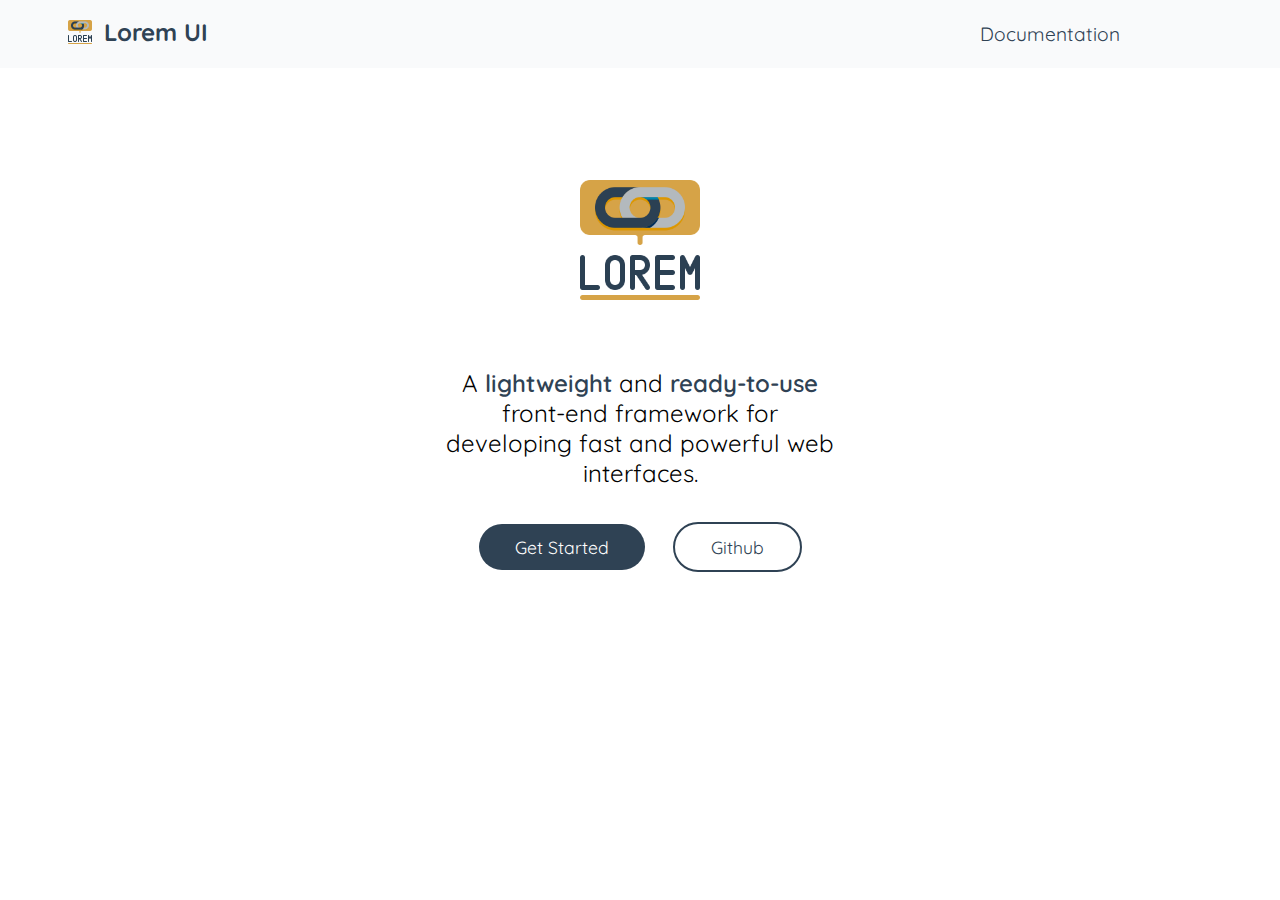
<file: index.html>
<!DOCTYPE html>
<html lang="en">
  <head>
    <meta charset="UTF-8" />
    <meta http-equiv="X-UA-Compatible" content="IE=edge" />
    <meta name="viewport" content="width=device-width, initial-scale=1.0" />
    <link rel="stylesheet" href="./css/header.css" />
    <link rel="stylesheet" href="./css/main.css" />
    <link rel="stylesheet" href="./css/utilities.css" />
    <link
      rel="icon"
      type="image/png"
      sizes="16x16"
      href="/Assets/Lorem-logo.png"
    />
    <title>Lorem UI</title>
  </head>
  <body>
    <header class="header">
      <a href="/index.html" class="brandname-link">
        <span class="brandname">
          <img
            src="/Assets/Lorem-logo.png"
            alt="Lorem logo"
            class="brandname-logo"
          />
          <span class="brandname-title">Lorem UI</span>
        </span>
      </a>
      <a href="/components/Alert/alert.html" class="documentation-link">
        <span>Documentation</span>
      </a>
    </header>
    <main class="main-container">
      <img class="main-logo" src="/Assets/Lorem-logo.png" alt="Logo" />
      <p class="main-desc">
        A <span class="main-inverted-heading">lightweight</span> and
        <span class="main-inverted-heading">ready-to-use</span> front-end
        framework for developing fast and powerful web interfaces.
      </p>
      <div class="button-container">
        <a href="/getting-started.html" class="main-start">Get Started</a>
        <a href="https://github.com/sumeetyeola/Lorem-UI" class="main-github"
          >Github</a
        >
      </div>
    </main>
  </body>
</html>
</file>
<file: css/header.css>
@import url("https://fonts.googleapis.com/css2?family=Quicksand:wght@400;500;600&display=swap");

* {
  margin: 0;
  padding: 0;
  box-sizing: border-box;
  font-family: "Quicksand", sans-serif;
}

.header {
  padding: 1rem 0;
  position: fixed;
  top: 0;
  width: 100vw;
  min-height: 7vh;
  background-color: var(--light-grey-1);
  z-index: 1;
  display: flex;
  align-items: center;
  justify-content: space-between;
}

.brandname-link {
  margin-left: 4rem;
  text-decoration: none;
}

.brandname {
  display: inline-flex;
  align-items: center;
  cursor: pointer;
  color: #000;
}

.brandname-title {
  font-size: 1.5rem;
  color: var(--primary);
  font-weight: bold;
}

.brandname-logo {
  width: 2rem;
  height: 2rem;
  margin-right: 0.5rem;
}

.documentation-link {
  margin-right: 10rem;
  font-size: 1.2rem;
  color: var(--primary);
}
</file>
<file: css/main.css>
* {
  margin: 0;
  padding: 0;
  box-sizing: border-box;
  font-family: "Quicksand", sans-serif;
}

.main-container {
  margin: 10rem auto 0 auto;
}

.main-logo {
  width: 10rem;
  height: 10rem;
  display: block;
  margin: 0 auto;
}

.main-desc {
  font-size: 1.5rem;
  max-width: 25rem;
  text-align: center;
  margin: 3rem auto;
}

.button-container {
  max-width: max-content;
  margin: auto;
}

.main-start,
.main-github {
  border: none;
  background-color: var(--primary);
  color: var(--white);
  height: 3rem;
  width: 10.5rem;
  font-size: 1.1rem;
  border-radius: 2rem;
  margin: 0 0.75rem;
  cursor: pointer;
  padding: 0.75rem 2.25rem;
  text-decoration: none;
}

.main-github {
  border: solid 2px var(--primary);
  background-color: transparent;
  color: var(--primary);
}

.main-inverted-heading {
  color: var(--primary);
  font-weight: 600;
}
</file>
<file: css/utilities.css>
:root {
  --primary: #2f4254;
  --primary-hover: #202e3a;
  --primary-text: #bae6fd;
  --secondary: #d5a249;
  --secondary-hover: #bf9141;
  --success: #52a552;
  --success-hover: #499449;
  --success-text: #dcfce7;
  --danger: #b91c1c;
  --danger-hover: #991b1b;
  --danger-text: #fee2e2;
  --warning: #ff4500;
  --warning-hover: #e53e00;
  --warning-text: #ffedd5;
  --pink: #ff363c;
  --white: #fff;
  --dark-green: #178344;
  --light-blue: #e1ecf1;
  --blue: #176c93;
  --black-1: #111;
  --black-2: #333;
  --light-grey-1: #f9fafb;
  --light-grey-2: #ebebeb;
  --light-grey-3: #d7d7d7;
  --dark-grey-1: #666;
}

/* Display */
.disp-flex {
  display: flex;
  flex-wrap: wrap;
}

.flex-column {
  flex-direction: column;
}

.justify-between {
  justify-content: space-between;
}

.justify-center {
  justify-content: center;
}

.align-center {
  align-items: center;
}

.text-bold {
  font-weight: bold;
}

.text-uppercase {
  text-transform: uppercase;
}

.text-center {
  text-align: center;
}

.width-75 {
  width: 75%;
}

.width-100 {
  width: 100%;
}

.opacity-03 {
  opacity: 0.3;
}

.opacity-06 {
  opacity: 0.6;
}

button {
  cursor: pointer;
}

a {
  text-decoration: none;
}

/* Padding */
.p-05 {
  padding: 0.5em;
}
.p-1 {
  padding: 1em;
}
.p-2 {
  padding: 1.25em;
}
.p-3 {
  padding: 5em;
}
.p-4 {
  padding: 1.75em;
}
.p-5 {
  padding: 1.75em;
}

.px-05 {
  padding-right: 0.5em;
  padding-left: 0.5em;
}
.px-1 {
  padding-right: 1em;
  padding-left: 1em;
}
.px-2 {
  padding-right: 1.5em;
  padding-left: 1.5em;
}
.px-3 {
  padding-right: 1.5em;
  padding-left: 1.5em;
}
.px-4 {
  padding-right: 1.75em;
  padding-left: 1.75em;
}
.px-5 {
  padding-right: 2em;
  padding-left: 2em;
}

.py-05 {
  padding-top: 0.5em;
  padding-bottom: 0.5em;
}
.py-1 {
  padding-top: 1em;
  padding-bottom: 1em;
}
.py-2 {
  padding-top: 1.25em;
  padding-bottom: 1.25em;
}
.py-3 {
  padding-top: 1.5em;
  padding-bottom: 1.5em;
}
.py-4 {
  padding-top: 1.75em;
  padding-bottom: 1.75em;
}
.py-5 {
  padding-top: 2em;
  padding-bottom: 2em;
}

.pt-05 {
  padding-top: 0.5em;
}
.pt-1 {
  padding-top: 1em;
}

.pb-05 {
  padding-bottom: 0.5em;
}
.pb-1 {
  padding-bottom: 1em;
}

.pr-05 {
  padding-right: 0.5em;
}
.pr-1 {
  padding-right: 1em;
}

.pl-05 {
  padding-left: 0.5em;
}
.pl-1 {
  padding-left: 1em;
}

.pt-10 {
  padding-top: 10rem;
}

/* Margin */
.m-05 {
  margin: 0.5em;
}
.m-1 {
  margin: 1em;
}
.m-2 {
  margin: 1.25em;
}
.m-3 {
  margin: 1.5em;
}
.m-4 {
  margin: 1.75em;
}
.m-5 {
  margin: 2em;
}

.mx-05 {
  margin-right: 0.5em;
  margin-left: 0.5em;
}
.mx-1 {
  margin-right: 1em;
  margin-left: 1em;
}
.mx-2 {
  margin-right: 1.25em;
  margin-left: 1.25em;
}
.mx-3 {
  margin-right: 1.5em;
  margin-left: 0.5em;
}
.mx-4 {
  margin-right: 1.75em;
  margin-left: 1.75em;
}
.mx-5 {
  margin-right: 2em;
  margin-left: 2em;
}

.my-05 {
  margin-top: 0.5em;
  margin-bottom: 0.5em;
}
.my-1 {
  margin-top: 1em;
  margin-bottom: 1em;
}
.my-2 {
  margin-top: 1.25em;
  margin-bottom: 0.5em;
}
.my-3 {
  margin-top: 1.5em;
  margin-bottom: 1.5em;
}
.my-4 {
  margin-top: 1.75em;
  margin-bottom: 1.75em;
}
.my-5 {
  margin-top: 2em;
  margin-bottom: 2em;
}

.mt-05 {
  margin-top: 0.5em;
}

.mt-1 {
  margin-top: 1em;
}

.mb-05 {
  margin-bottom: 0.5em;
}
.mb-1 {
  margin-bottom: 1em;
}

.mr-05 {
  margin-right: 0.5em;
}
.mr-1 {
  margin-right: 0.5em;
}

.ml-05 {
  margin-left: 0.5em;
}
.ml-1 {
  margin-left: 1em;
}
</file>
